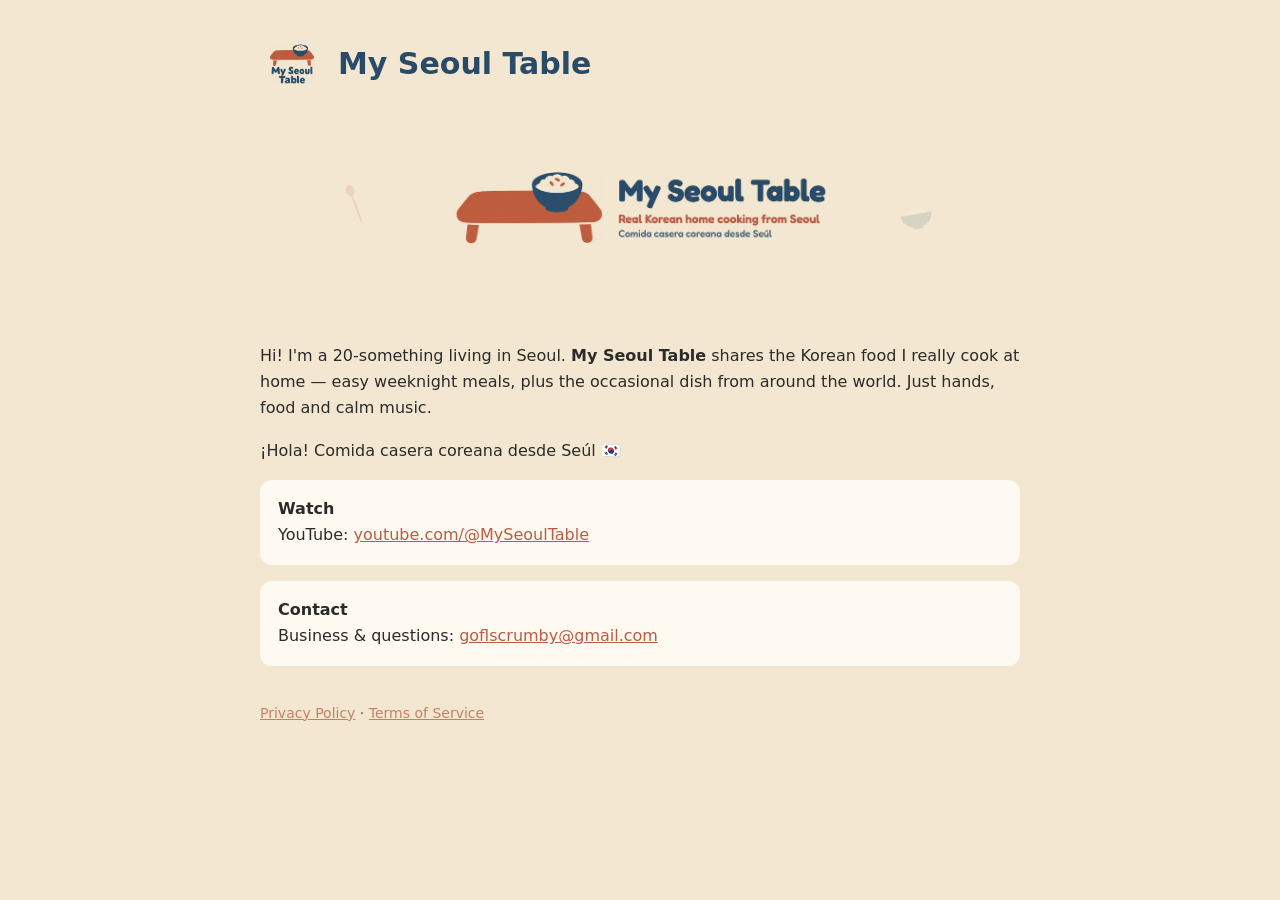
<file: index.html>
<!doctype html><html lang="en"><head><meta charset="utf-8"><meta name="viewport" content="width=device-width,initial-scale=1">
<title>My Seoul Table</title><meta name="description" content="Real Korean home cooking from Seoul — short cooking videos by a young Korean living in Seoul.">
<link rel="icon" href="icon.png"><link rel="stylesheet" href="style.css"></head><body><div class="w">
<header><img src="icon.png" alt="My Seoul Table logo"><h1>My Seoul Table</h1></header>
<img class="banner" src="banner.png" alt="My Seoul Table — Real Korean home cooking from Seoul">
<p>Hi! I'm a 20-something living in Seoul. <b>My Seoul Table</b> shares the Korean food I really cook at home — easy weeknight meals, plus the occasional dish from around the world. Just hands, food and calm music.</p>
<p>¡Hola! Comida casera coreana desde Seúl 🇰🇷</p>
<div class="card"><b>Watch</b><br>YouTube: <a href="https://www.youtube.com/@MySeoulTable">youtube.com/@MySeoulTable</a></div>
<div class="card"><b>Contact</b><br>Business &amp; questions: <a href="mailto:goflscrumby@gmail.com">goflscrumby@gmail.com</a></div>
<footer><a href="privacy.html">Privacy Policy</a> · <a href="terms.html">Terms of Service</a></footer>
</div></body></html>
</file>
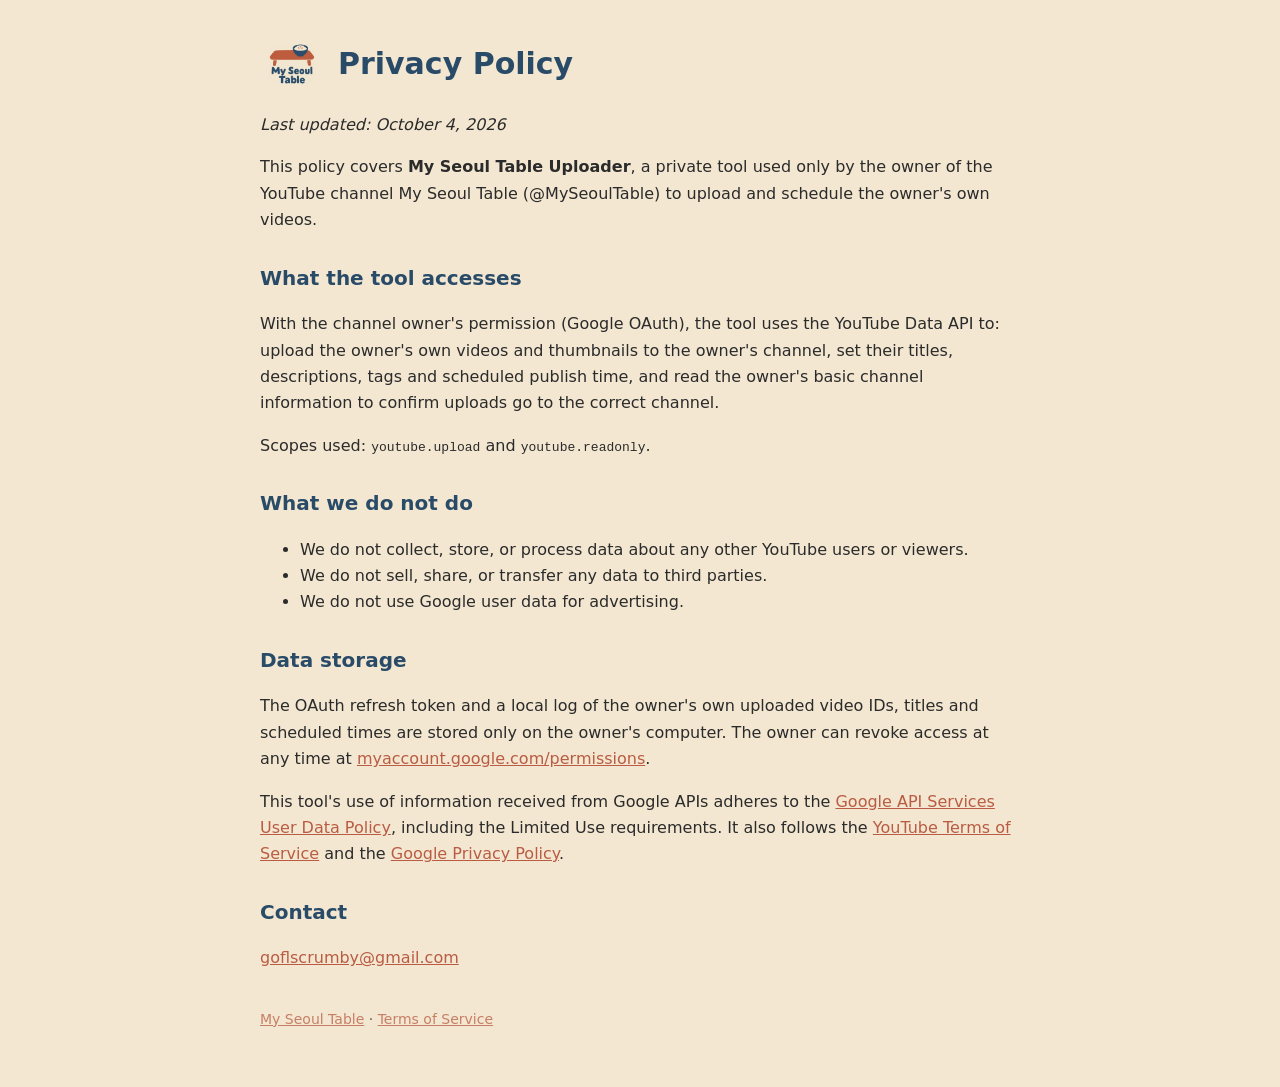
<file: privacy.html>
<!doctype html><html lang="en"><head><meta charset="utf-8"><meta name="viewport" content="width=device-width,initial-scale=1">
<title>Privacy Policy — My Seoul Table</title><link rel="icon" href="icon.png"><link rel="stylesheet" href="style.css"></head><body><div class="w">
<header><img src="icon.png" alt=""><h1>Privacy Policy</h1></header>
<p><i>Last updated: October 4, 2026</i></p>
<p>This policy covers <b>My Seoul Table Uploader</b>, a private tool used only by the owner of the YouTube channel My Seoul Table (@MySeoulTable) to upload and schedule the owner's own videos.</p>
<h2>What the tool accesses</h2>
<p>With the channel owner's permission (Google OAuth), the tool uses the YouTube Data API to: upload the owner's own videos and thumbnails to the owner's channel, set their titles, descriptions, tags and scheduled publish time, and read the owner's basic channel information to confirm uploads go to the correct channel.</p>
<p>Scopes used: <code>youtube.upload</code> and <code>youtube.readonly</code>.</p>
<h2>What we do not do</h2>
<ul><li>We do not collect, store, or process data about any other YouTube users or viewers.</li>
<li>We do not sell, share, or transfer any data to third parties.</li>
<li>We do not use Google user data for advertising.</li></ul>
<h2>Data storage</h2>
<p>The OAuth refresh token and a local log of the owner's own uploaded video IDs, titles and scheduled times are stored only on the owner's computer. The owner can revoke access at any time at <a href="https://myaccount.google.com/permissions">myaccount.google.com/permissions</a>.</p>
<p>This tool's use of information received from Google APIs adheres to the <a href="https://developers.google.com/terms/api-services-user-data-policy">Google API Services User Data Policy</a>, including the Limited Use requirements. It also follows the <a href="https://www.youtube.com/t/terms">YouTube Terms of Service</a> and the <a href="https://policies.google.com/privacy">Google Privacy Policy</a>.</p>
<h2>Contact</h2><p><a href="mailto:goflscrumby@gmail.com">goflscrumby@gmail.com</a></p>
<footer><a href="index.html">My Seoul Table</a> · <a href="terms.html">Terms of Service</a></footer>
</div></body></html>
</file>
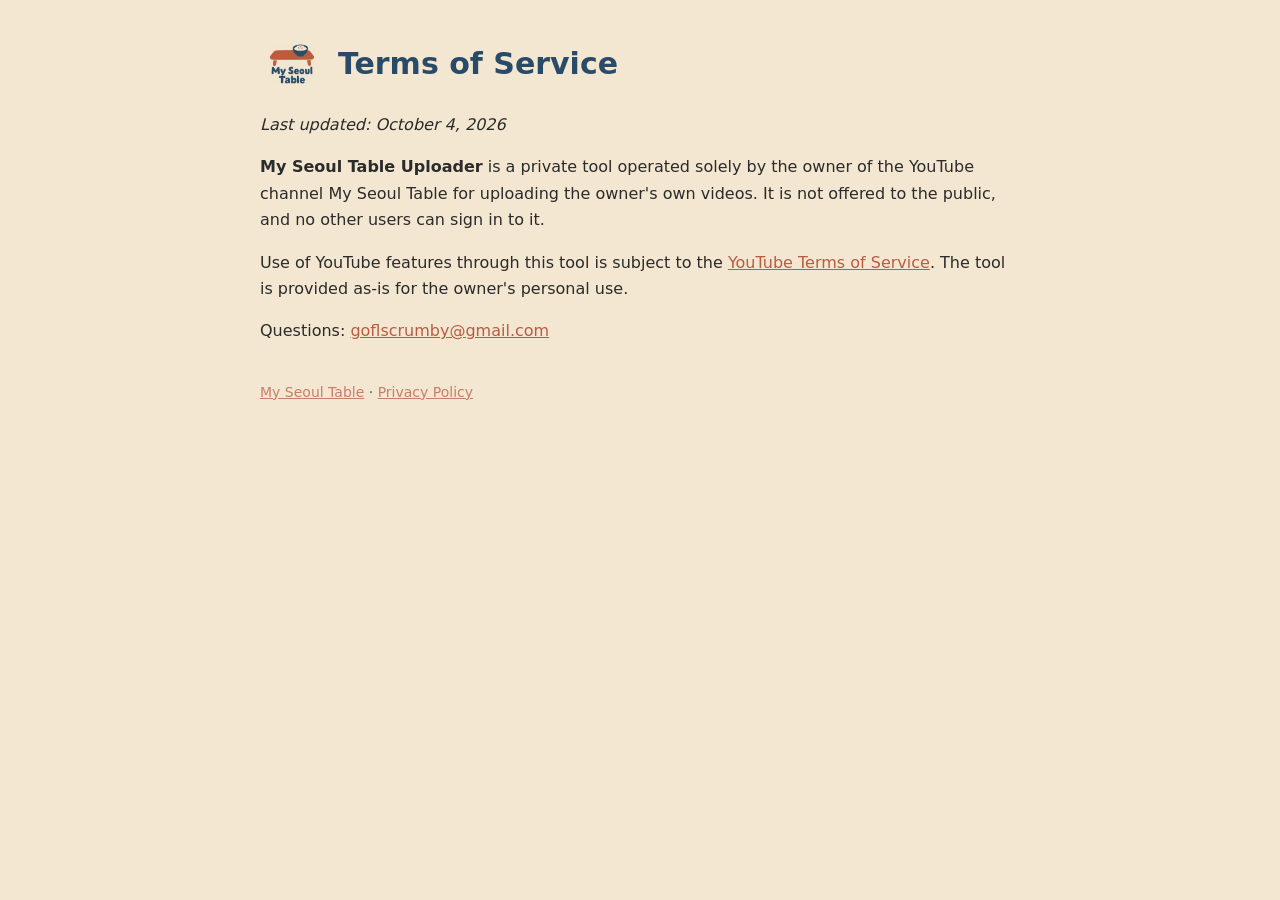
<file: terms.html>
<!doctype html><html lang="en"><head><meta charset="utf-8"><meta name="viewport" content="width=device-width,initial-scale=1">
<title>Terms of Service — My Seoul Table</title><link rel="icon" href="icon.png"><link rel="stylesheet" href="style.css"></head><body><div class="w">
<header><img src="icon.png" alt=""><h1>Terms of Service</h1></header>
<p><i>Last updated: October 4, 2026</i></p>
<p><b>My Seoul Table Uploader</b> is a private tool operated solely by the owner of the YouTube channel My Seoul Table for uploading the owner's own videos. It is not offered to the public, and no other users can sign in to it.</p>
<p>Use of YouTube features through this tool is subject to the <a href="https://www.youtube.com/t/terms">YouTube Terms of Service</a>. The tool is provided as-is for the owner's personal use.</p>
<p>Questions: <a href="mailto:goflscrumby@gmail.com">goflscrumby@gmail.com</a></p>
<footer><a href="index.html">My Seoul Table</a> · <a href="privacy.html">Privacy Policy</a></footer>
</div></body></html>
</file>
<file: style.css>
:root{--bg:#F3E7D1;--ink:#294B68;--acc:#B95C43;--text:#2b2b2b;--card:#fffaf1}
@media (prefers-color-scheme: dark){:root{--bg:#1b1f24;--ink:#a9c8e6;--acc:#e48c6f;--text:#e9e6e0;--card:#242a31}}
body{margin:0;background:var(--bg);color:var(--text);font-family:system-ui,-apple-system,"Segoe UI",sans-serif;line-height:1.65}
.w{max-width:760px;margin:0 auto;padding:32px 16px 56px}
header{display:flex;align-items:center;gap:14px} header img{width:64px;height:64px;border-radius:50%}
h1{color:var(--ink);margin:0;font-size:30px} h2{color:var(--ink);font-size:20px;margin-top:28px}
.banner{width:100%;border-radius:12px;margin:22px 0}
a{color:var(--acc)} .card{background:var(--card);border-radius:12px;padding:16px 18px;margin-top:16px}
footer{margin-top:36px;font-size:14px;opacity:.75}
</file>
